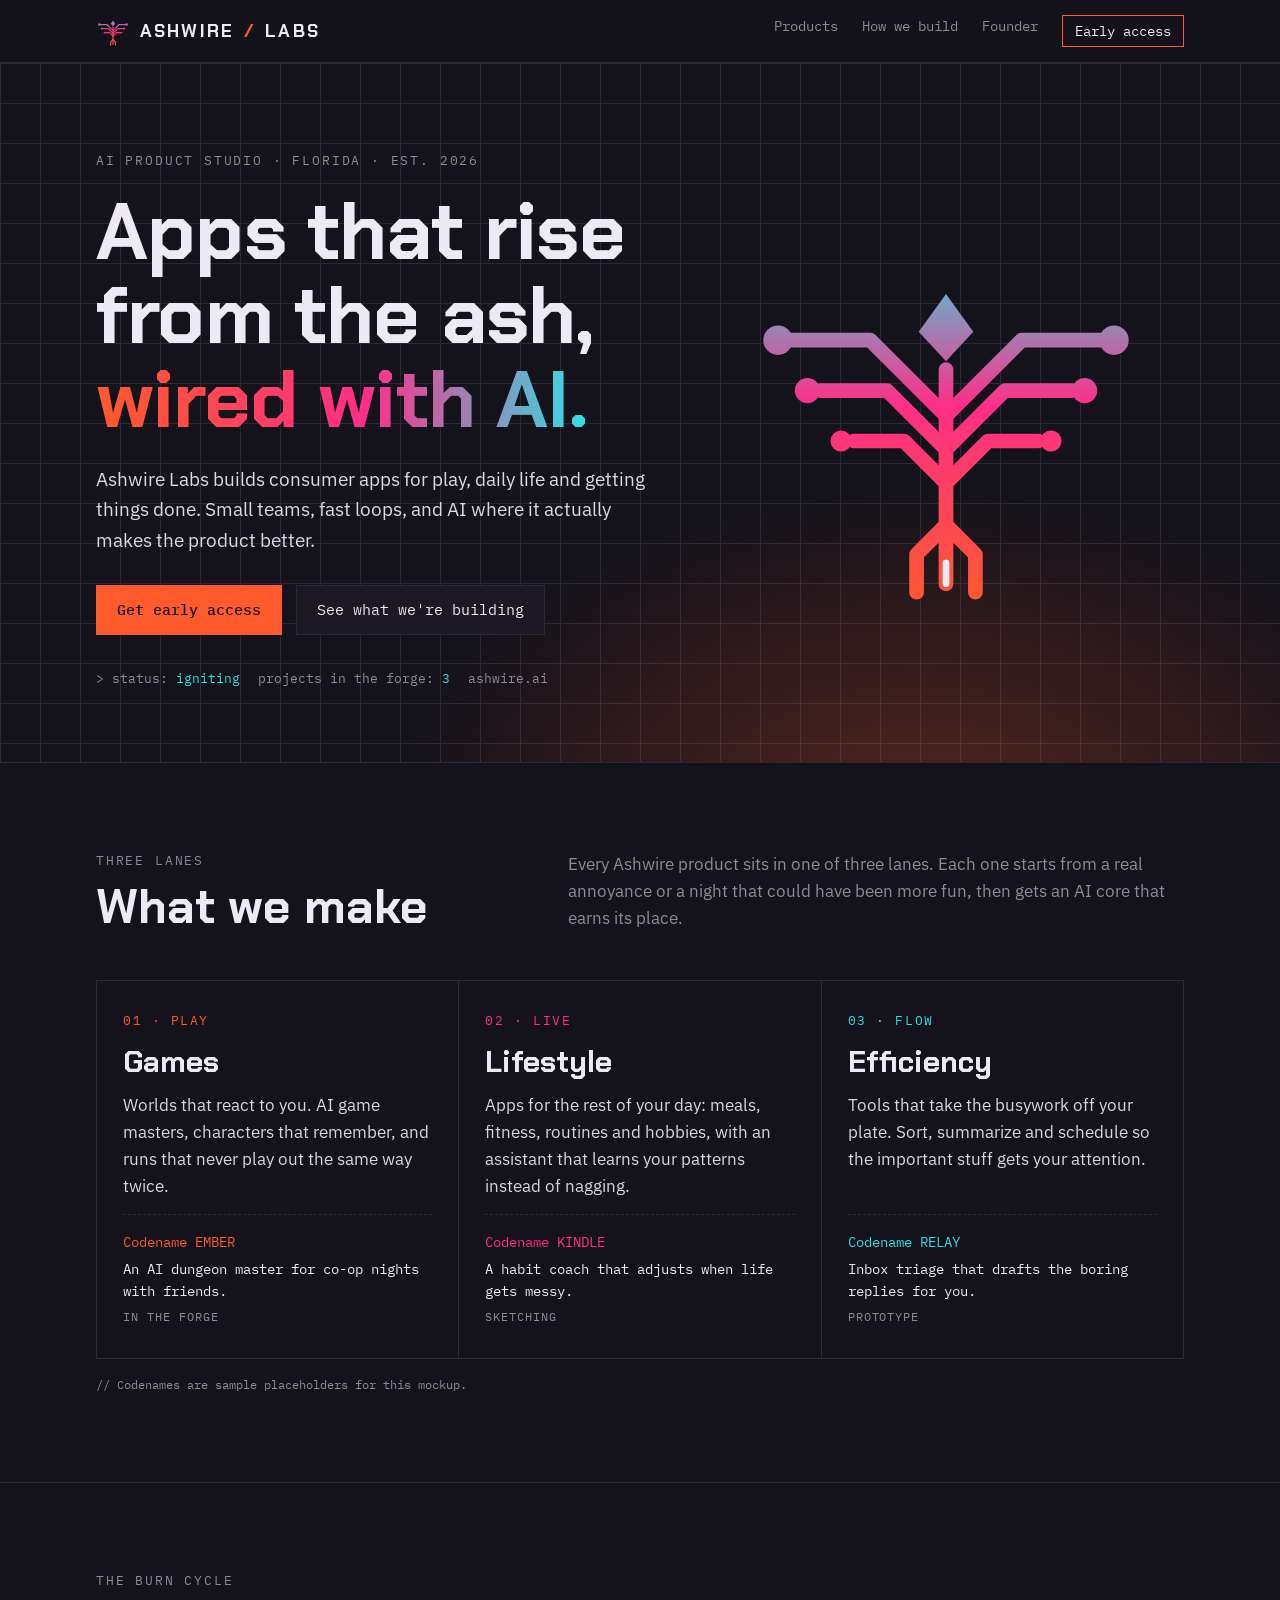
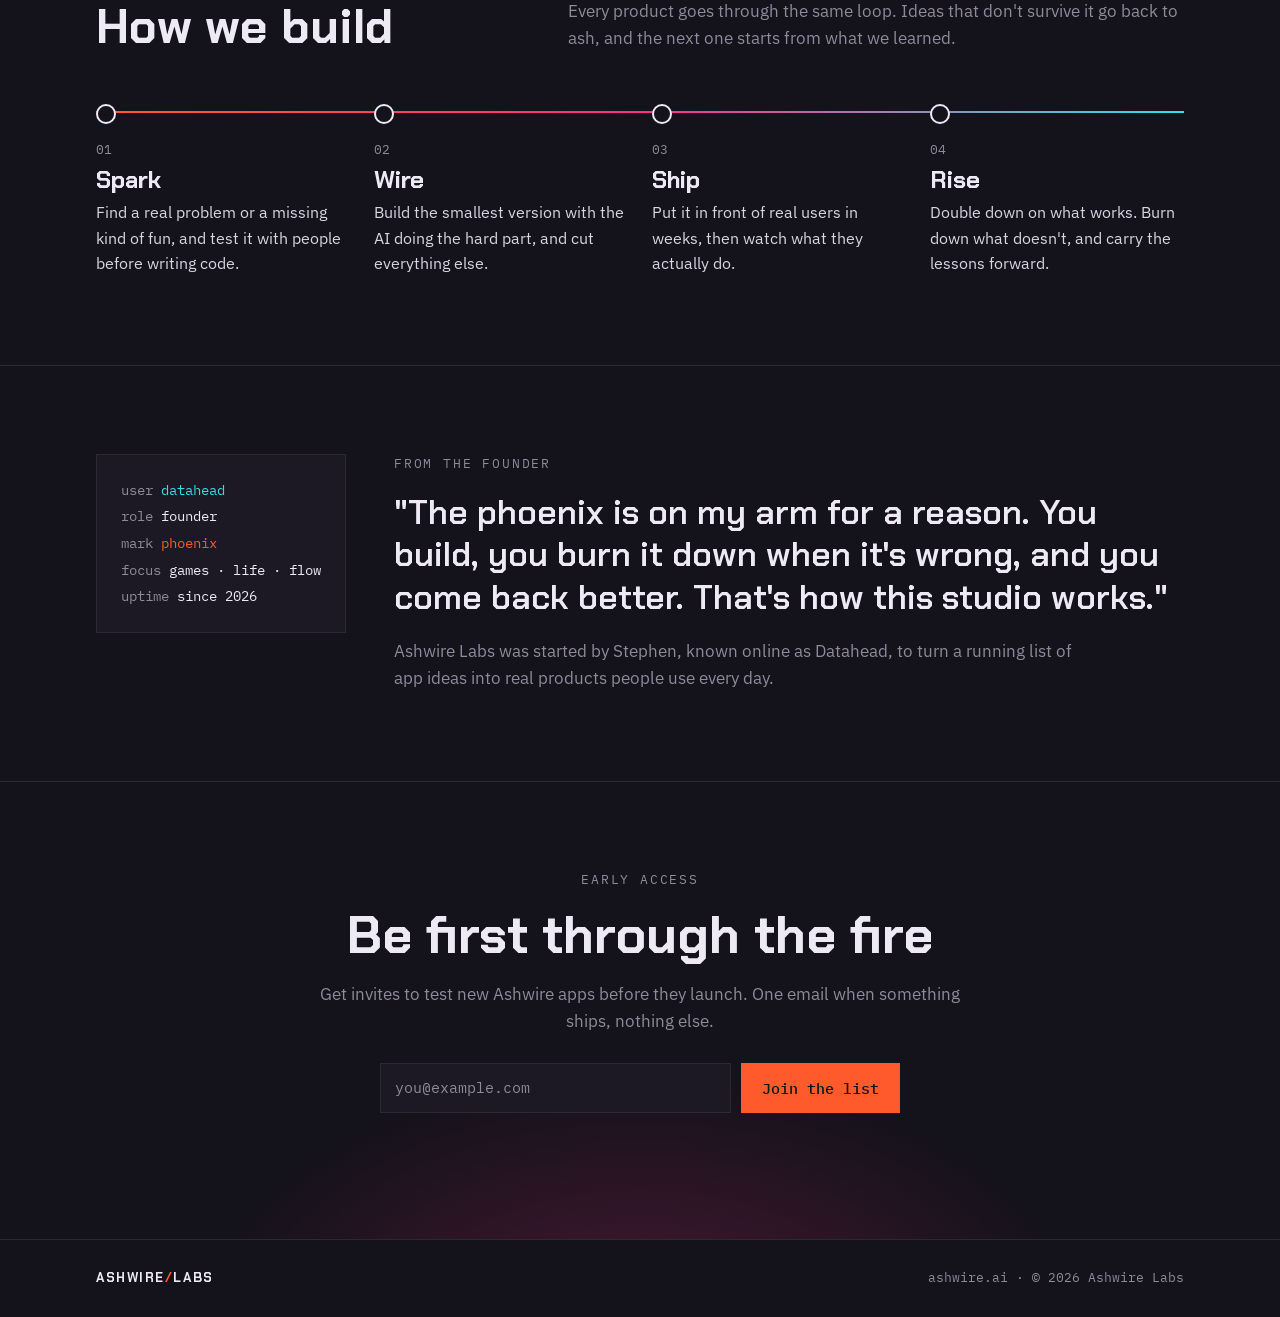
<file: index.html>
<!doctype html>
<html lang="en">
<head>
<meta charset="utf-8">
<meta name="viewport" content="width=device-width, initial-scale=1, viewport-fit=cover">
<title>Ashwire Labs</title>
<meta name="description" content="Ashwire Labs is an AI product studio building consumer apps for games, lifestyle and efficiency.">
<meta name="theme-color" content="#14121A">
<link rel="icon" type="image/svg+xml" href="/favicon.svg">
<meta property="og:title" content="Ashwire Labs">
<meta property="og:description" content="Apps that rise from the ash, wired with AI.">
<meta property="og:url" content="https://ashwire.ai/">
<meta property="og:type" content="website">
<style>:root{padding-top:env(safe-area-inset-top,0px);padding-bottom:env(safe-area-inset-bottom,0px)}body{margin:0}img{max-width:100%}[hidden]{display:none!important}</style>
<link rel="preconnect" href="https://fonts.googleapis.com">
<link rel="stylesheet" href="https://fonts.googleapis.com/css2?family=Chakra+Petch:wght@500;600;700&family=IBM+Plex+Sans:wght@400;500&family=IBM+Plex+Mono:wght@400;500&display=swap">
<style>
/* Layout: one dark column, circuit-trace phoenix hero, three product lanes, a four-step build sequence, founder note, early-access signup. Deliberately single dark theme. */
:root {
  --ash: #14121A;
  --ash-2: #1C1924;
  --line: #2C2836;
  --smoke: #8E8A9C;
  --bone: #EDEAF5;
  --ember: #FF5A2C;
  --flare: #FF2E88;
  --wire: #2DE2E6;
  --display: "Chakra Petch", "Rajdhani", "Segoe UI", sans-serif;
  --body: "IBM Plex Sans", "Segoe UI", system-ui, sans-serif;
  --mono: "IBM Plex Mono", ui-monospace, "SF Mono", Menlo, monospace;
  color-scheme: dark;
}
* { box-sizing: border-box; }
body { background: var(--ash); color: var(--bone); font-family: var(--body); font-size: 17px; line-height: 1.6; }
body::before { content: ""; position: fixed; inset: 0 0 auto; height: env(safe-area-inset-top, 0px); z-index: 10; background: var(--ash); }
.wrap { max-width: 1120px; margin: 0 auto; padding-left: max(16px, env(safe-area-inset-left, 0px)); padding-right: max(16px, env(safe-area-inset-right, 0px)); }
a { color: inherit; }
:focus-visible { outline: 2px solid var(--wire); outline-offset: 3px; }
.mono { font-family: var(--mono); }
.eyebrow { font-family: var(--mono); font-size: 13px; letter-spacing: .14em; text-transform: uppercase; color: var(--smoke); }
h1, h2, h3 { font-family: var(--display); font-weight: 700; line-height: 1.05; margin: 0; text-wrap: balance; }
.wm { font-family: var(--display); font-weight: 700; letter-spacing: .12em; }
.wm span { color: var(--ember); }

/* nav */
header { position: sticky; top: env(safe-area-inset-top, 0px); z-index: 5; background: color-mix(in srgb, var(--ash) 88%, transparent); backdrop-filter: blur(8px); border-bottom: 1px solid var(--line); }
header .wrap { display: flex; align-items: center; justify-content: space-between; gap: 16px; padding-block: 14px; }
.brand { display: flex; align-items: center; gap: 10px; text-decoration: none; font-size: 18px; }
.brand svg { width: 34px; height: 34px; }
nav { display: flex; gap: 24px; font-family: var(--mono); font-size: 14px; }
nav a { text-decoration: none; color: var(--smoke); }
nav a:hover { color: var(--wire); }
@media (max-width: 640px) { nav a:not(.cta-link) { display: none; } }
.cta-link { color: var(--bone) !important; border: 1px solid var(--ember); padding: 4px 12px; white-space: nowrap; }

/* hero */
.hero { position: relative; overflow: hidden; border-bottom: 1px solid var(--line);
  background:
    radial-gradient(60% 70% at 72% 110%, color-mix(in srgb, var(--ember) 28%, transparent), transparent 70%),
    linear-gradient(var(--line) 1px, transparent 1px) 0 0 / 40px 40px,
    linear-gradient(90deg, var(--line) 1px, transparent 1px) 0 0 / 40px 40px;
}
.hero .wrap { display: grid; grid-template-columns: 1.2fr 1fr; gap: 40px; align-items: center; padding-block: 88px 72px; }
.hero h1 { font-size: clamp(42px, 6.4vw, 80px); letter-spacing: -.01em; margin-block: 18px 22px; }
.hero h1 em { font-style: normal; background: linear-gradient(90deg, var(--ember), var(--flare) 55%, var(--wire)); -webkit-background-clip: text; background-clip: text; color: transparent; }
.hero p.lede { font-size: 19px; color: color-mix(in srgb, var(--bone) 82%, var(--smoke)); max-width: 34em; margin: 0 0 30px; }
.actions { display: flex; flex-wrap: wrap; gap: 14px; }
.btn { font-family: var(--mono); font-size: 15px; text-decoration: none; padding: 12px 20px; border: 1px solid var(--line); color: var(--bone); background: var(--ash-2); cursor: pointer; }
.btn.primary { background: var(--ember); border-color: var(--ember); color: var(--ash); font-weight: 500; }
.btn:hover { border-color: var(--wire); }
.btn.primary:hover { background: var(--flare); border-color: var(--flare); }
.status { margin-top: 34px; font-family: var(--mono); font-size: 13px; color: var(--smoke); display: flex; gap: 18px; flex-wrap: wrap; }
.status b { color: var(--wire); font-weight: 400; }
.mark { width: 100%; max-width: 420px; justify-self: center; aspect-ratio: 1; }
.mark .pulse { stroke: var(--bone); stroke-width: 3; stroke-dasharray: 10 260; animation: run 3.2s linear infinite; opacity: .9; }
.mark .pulse:nth-of-type(2) { animation-delay: .6s; }
.mark .pulse:nth-of-type(3) { animation-delay: 1.2s; }
@keyframes run { from { stroke-dashoffset: 270; } to { stroke-dashoffset: 0; } }
@media (max-width: 820px) { .hero .wrap { grid-template-columns: 1fr; padding-block: 56px 48px; } .mark { max-width: 260px; order: -1; justify-self: start; } }

/* sections */
section { padding-block: 88px; border-bottom: 1px solid var(--line); }
.sec-head { display: grid; grid-template-columns: 1fr 1.4fr; gap: 32px; align-items: end; margin-bottom: 48px; }
.sec-head h2 { font-size: clamp(32px, 4vw, 48px); margin-top: 10px; }
.sec-head p { margin: 0; color: var(--smoke); max-width: 36em; }
@media (max-width: 820px) { .sec-head { grid-template-columns: 1fr; gap: 14px; } section { padding-block: 64px; } }

.lanes { display: grid; grid-template-columns: repeat(3, 1fr); gap: 1px; background: var(--line); border: 1px solid var(--line); }
.lane { background: var(--ash); padding: 30px 26px 32px; display: flex; flex-direction: column; gap: 14px; min-width: 0; }
.lane .tag { font-family: var(--mono); font-size: 13px; letter-spacing: .12em; color: var(--lane); }
.lane h3 { font-size: 30px; }
.lane p { margin: 0; color: color-mix(in srgb, var(--bone) 78%, var(--smoke)); }
.proj { margin-top: auto; border-top: 1px dashed var(--line); padding-top: 16px; font-family: var(--mono); font-size: 14px; display: grid; gap: 4px; }
.proj .code { color: var(--lane); }
.proj .state { color: var(--smoke); font-size: 12px; letter-spacing: .08em; text-transform: uppercase; }
.lane.play { --lane: var(--ember); }
.lane.live { --lane: var(--flare); }
.lane.flow { --lane: var(--wire); }
@media (max-width: 820px) { .lanes { grid-template-columns: 1fr; } }
.note { margin-top: 16px; font-family: var(--mono); font-size: 12px; color: var(--smoke); }

/* build sequence */
.steps { display: grid; grid-template-columns: repeat(4, 1fr); gap: 24px; list-style: none; margin: 0; padding: 0; counter-reset: s; position: relative; }
.steps::before { content: ""; position: absolute; left: 0; right: 0; top: 11px; height: 2px; background: linear-gradient(90deg, var(--ember), var(--flare), var(--wire)); }
.steps li { position: relative; padding-top: 40px; min-width: 0; }
.steps li::before { content: ""; position: absolute; left: 0; top: 4px; width: 16px; height: 16px; border-radius: 50%; background: var(--ash); border: 2px solid var(--bone); }
.steps .k { font-family: var(--mono); font-size: 13px; color: var(--smoke); }
.steps h3 { font-size: 24px; margin: 6px 0 8px; }
.steps p { margin: 0; color: color-mix(in srgb, var(--bone) 78%, var(--smoke)); font-size: 16px; }
@media (max-width: 820px) {
  .steps { grid-template-columns: 1fr; gap: 28px; padding-left: 30px; }
  .steps::before { left: 7px; right: auto; top: 0; bottom: 0; width: 2px; height: auto; background: linear-gradient(var(--ember), var(--flare), var(--wire)); }
  .steps li { padding-top: 0; } .steps li::before { left: -30px; top: 6px; }
}

/* founder */
.founder .wrap { display: grid; grid-template-columns: auto 1fr; gap: 48px; align-items: start; }
.handle { font-family: var(--mono); border: 1px solid var(--line); background: var(--ash-2); padding: 22px 24px; font-size: 14px; line-height: 1.9; min-width: 0; }
.handle .c { color: var(--smoke); }
.handle .v { color: var(--wire); }
.handle .e { color: var(--ember); }
.founder blockquote { margin: 0; font-family: var(--display); font-size: clamp(24px, 3vw, 34px); font-weight: 600; line-height: 1.25; text-wrap: balance; }
.founder blockquote + p { color: var(--smoke); margin: 20px 0 0; max-width: 40em; }
@media (max-width: 820px) { .founder .wrap { grid-template-columns: 1fr; gap: 28px; } }

/* signup */
.signup { border-bottom: 0; background: radial-gradient(50% 80% at 50% 120%, color-mix(in srgb, var(--flare) 22%, transparent), transparent 70%); }
.signup .wrap { max-width: 720px; text-align: center; display: grid; justify-items: center; gap: 18px; }
.signup h2 { font-size: clamp(32px, 4.4vw, 52px); }
.signup p { margin: 0; color: var(--smoke); }
form { display: flex; gap: 10px; width: 100%; max-width: 520px; margin-top: 10px; flex-wrap: wrap; }
input[type=email] { flex: 1 1 240px; min-width: 0; font: inherit; font-family: var(--mono); font-size: 15px; padding: 12px 14px; background: var(--ash-2); color: var(--bone); border: 1px solid var(--line); }
input[type=email]::placeholder { color: var(--smoke); }
#msg { font-family: var(--mono); font-size: 14px; color: var(--wire); min-height: 1.4em; }

footer { border-top: 1px solid var(--line); }
footer .wrap { display: flex; justify-content: space-between; flex-wrap: wrap; gap: 16px; padding-block: 28px calc(28px + env(safe-area-inset-bottom, 0px)); font-family: var(--mono); font-size: 13px; color: var(--smoke); }

@media (prefers-reduced-motion: reduce) { .mark .pulse { animation: none; display: none; } }
</style>
</head>
<body>

<svg width="0" height="0" style="position:absolute" aria-hidden="true">
  <defs>
    <linearGradient id="g" gradientUnits="userSpaceOnUse" x1="0" y1="190" x2="0" y2="14">
      <stop offset="0" stop-color="#FF5A2C"/><stop offset=".55" stop-color="#FF2E88"/><stop offset="1" stop-color="#2DE2E6"/>
    </linearGradient>
    <symbol id="phoenix" viewBox="0 0 200 200">
      <g fill="none" stroke="url(#g)" stroke-width="7" stroke-linecap="round" stroke-linejoin="round">
        <path d="M100 178 V76"/>
        <path d="M100 98 L64 62 H26 M100 98 L136 62 H174"/>
        <path d="M100 114 L72 86 H40 M100 114 L128 86 H160"/>
        <path d="M100 130 L80 110 H56 M100 130 L120 110 H144"/>
        <path d="M100 150 L86 164 V182 M100 150 L114 164 V182"/>
      </g>
      <g fill="url(#g)">
        <circle cx="20" cy="62" r="7"/><circle cx="180" cy="62" r="7"/><circle cx="34" cy="86" r="6"/><circle cx="166" cy="86" r="6"/><circle cx="50" cy="110" r="5"/><circle cx="150" cy="110" r="5"/>
        <path d="M100 40 L113 58 L100 72 L87 58 Z"/>
      </g>
    </symbol>
  </defs>
</svg>

<header>
  <div class="wrap">
    <a class="brand wm" href="#top"><svg aria-hidden="true"><use href="#phoenix"/></svg>ASHWIRE<span>/</span>LABS</a>
    <nav aria-label="Main">
      <a href="#products">Products</a>
      <a href="#process">How we build</a>
      <a href="#founder">Founder</a>
      <a class="cta-link" href="#early">Early access</a>
    </nav>
  </div>
</header>

<main id="top">
  <div class="hero">
    <div class="wrap">
      <div>
        <div class="eyebrow">AI product studio · Florida · est. 2026</div>
        <h1>Apps that rise from the ash, <em>wired with AI.</em></h1>
        <p class="lede">Ashwire Labs builds consumer apps for play, daily life and getting things done. Small teams, fast loops, and AI where it actually makes the product better.</p>
        <div class="actions">
          <a class="btn primary" href="#early">Get early access</a>
          <a class="btn" href="#products">See what we're building</a>
        </div>
        <div class="status"><span>&gt; status: <b>igniting</b></span><span>projects in the forge: <b>3</b></span><span>ashwire.ai</span></div>
      </div>
      <svg class="mark" viewBox="0 0 200 200" role="img" aria-label="Ashwire Labs circuit phoenix mark">
        <use href="#phoenix"/>
        <g fill="none" stroke-linecap="round">
          <path class="pulse" d="M100 178 V98 L64 62 H26"/>
          <path class="pulse" d="M100 178 V114 L128 86 H160"/>
          <path class="pulse" d="M100 178 V98 L136 62 H174"/>
        </g>
      </svg>
    </div>
  </div>

  <section id="products">
    <div class="wrap">
      <div class="sec-head">
        <div><div class="eyebrow">Three lanes</div><h2>What we make</h2></div>
        <p>Every Ashwire product sits in one of three lanes. Each one starts from a real annoyance or a night that could have been more fun, then gets an AI core that earns its place.</p>
      </div>
      <div class="lanes">
        <article class="lane play">
          <div class="tag">01 · PLAY</div>
          <h3>Games</h3>
          <p>Worlds that react to you. AI game masters, characters that remember, and runs that never play out the same way twice.</p>
          <div class="proj"><span class="code">Codename EMBER</span><span>An AI dungeon master for co-op nights with friends.</span><span class="state">In the forge</span></div>
        </article>
        <article class="lane live">
          <div class="tag">02 · LIVE</div>
          <h3>Lifestyle</h3>
          <p>Apps for the rest of your day: meals, fitness, routines and hobbies, with an assistant that learns your patterns instead of nagging.</p>
          <div class="proj"><span class="code">Codename KINDLE</span><span>A habit coach that adjusts when life gets messy.</span><span class="state">Sketching</span></div>
        </article>
        <article class="lane flow">
          <div class="tag">03 · FLOW</div>
          <h3>Efficiency</h3>
          <p>Tools that take the busywork off your plate. Sort, summarize and schedule so the important stuff gets your attention.</p>
          <div class="proj"><span class="code">Codename RELAY</span><span>Inbox triage that drafts the boring replies for you.</span><span class="state">Prototype</span></div>
        </article>
      </div>
      <div class="note">// Codenames are sample placeholders for this mockup.</div>
    </div>
  </section>

  <section id="process">
    <div class="wrap">
      <div class="sec-head">
        <div><div class="eyebrow">The burn cycle</div><h2>How we build</h2></div>
        <p>Every product goes through the same loop. Ideas that don't survive it go back to ash, and the next one starts from what we learned.</p>
      </div>
      <ol class="steps">
        <li><div class="k">01</div><h3>Spark</h3><p>Find a real problem or a missing kind of fun, and test it with people before writing code.</p></li>
        <li><div class="k">02</div><h3>Wire</h3><p>Build the smallest version with the AI doing the hard part, and cut everything else.</p></li>
        <li><div class="k">03</div><h3>Ship</h3><p>Put it in front of real users in weeks, then watch what they actually do.</p></li>
        <li><div class="k">04</div><h3>Rise</h3><p>Double down on what works. Burn down what doesn't, and carry the lessons forward.</p></li>
      </ol>
    </div>
  </section>

  <section id="founder" class="founder">
    <div class="wrap">
      <div class="handle" aria-label="Founder profile">
        <div><span class="c">user</span>   <span class="v">datahead</span></div>
        <div><span class="c">role</span>   founder</div>
        <div><span class="c">mark</span>   <span class="e">phoenix</span></div>
        <div><span class="c">focus</span>  games · life · flow</div>
        <div><span class="c">uptime</span> since 2026</div>
      </div>
      <div>
        <div class="eyebrow" style="margin-bottom:16px">From the founder</div>
        <blockquote>"The phoenix is on my arm for a reason. You build, you burn it down when it's wrong, and you come back better. That's how this studio works."</blockquote>
        <p>Ashwire Labs was started by Stephen, known online as Datahead, to turn a running list of app ideas into real products people use every day.</p>
      </div>
    </div>
  </section>

  <section id="early" class="signup">
    <div class="wrap">
      <div class="eyebrow">Early access</div>
      <h2>Be first through the fire</h2>
      <p>Get invites to test new Ashwire apps before they launch. One email when something ships, nothing else.</p>
      <form id="f" novalidate>
        <label for="email" class="eyebrow" style="position:absolute;left:-9999px">Email address</label>
        <input id="email" type="email" placeholder="you@example.com" autocomplete="email" required>
        <button class="btn primary" type="submit">Join the list</button>
      </form>
      <div id="msg" role="status"></div>
    </div>
  </section>
</main>

<footer>
  <div class="wrap">
    <span class="wm" style="color:var(--bone)">ASHWIRE<span>/</span>LABS</span>
    <span>ashwire.ai · © 2026 Ashwire Labs</span>
  </div>
</footer>

<script>
document.getElementById('f').addEventListener('submit', function (e) {
  e.preventDefault();
  var v = document.getElementById('email').value.trim();
  var msg = document.getElementById('msg');
  if (!/^[^\s@]+@[^\s@]+\.[^\s@]+$/.test(v)) { msg.textContent = 'Enter a full email address, like you@example.com.'; return; }
  msg.textContent = 'Preview only: signups are not saved in this mockup.';
});
</script>
</body>
</html>
</file>
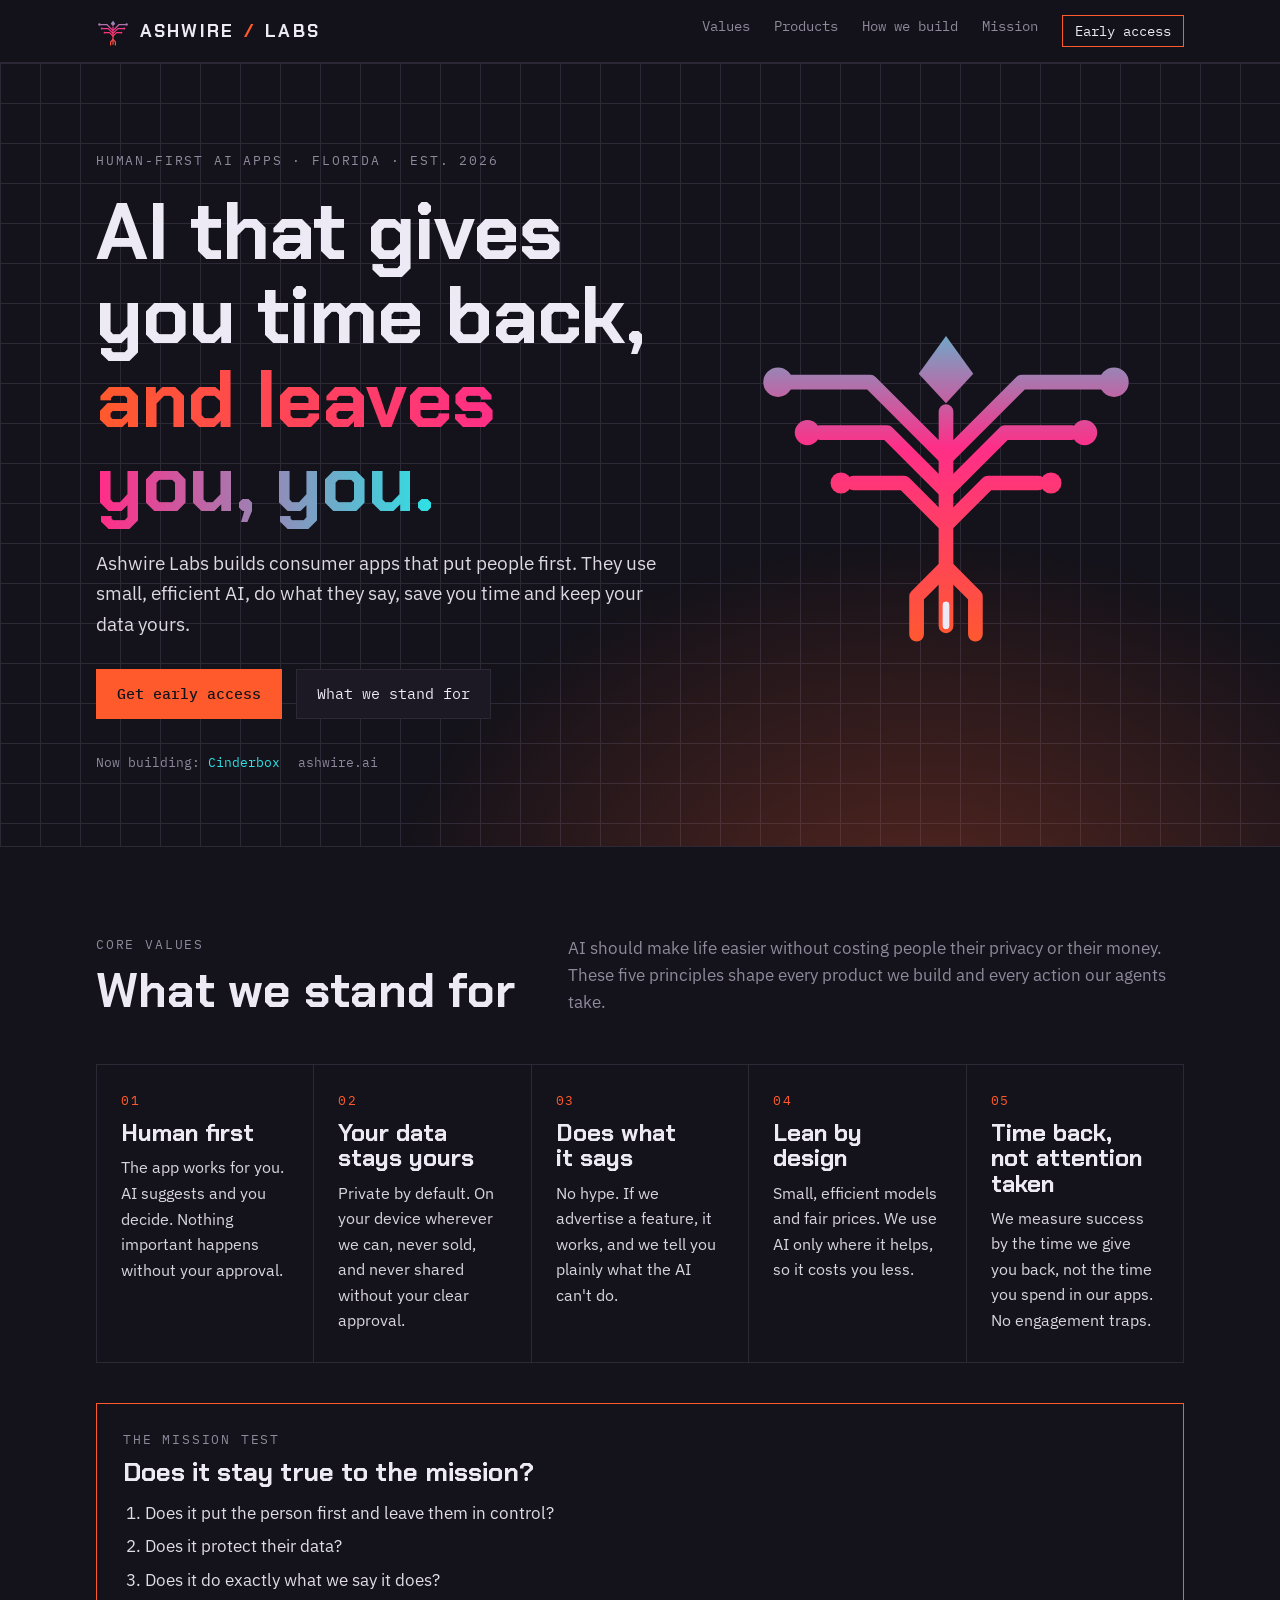
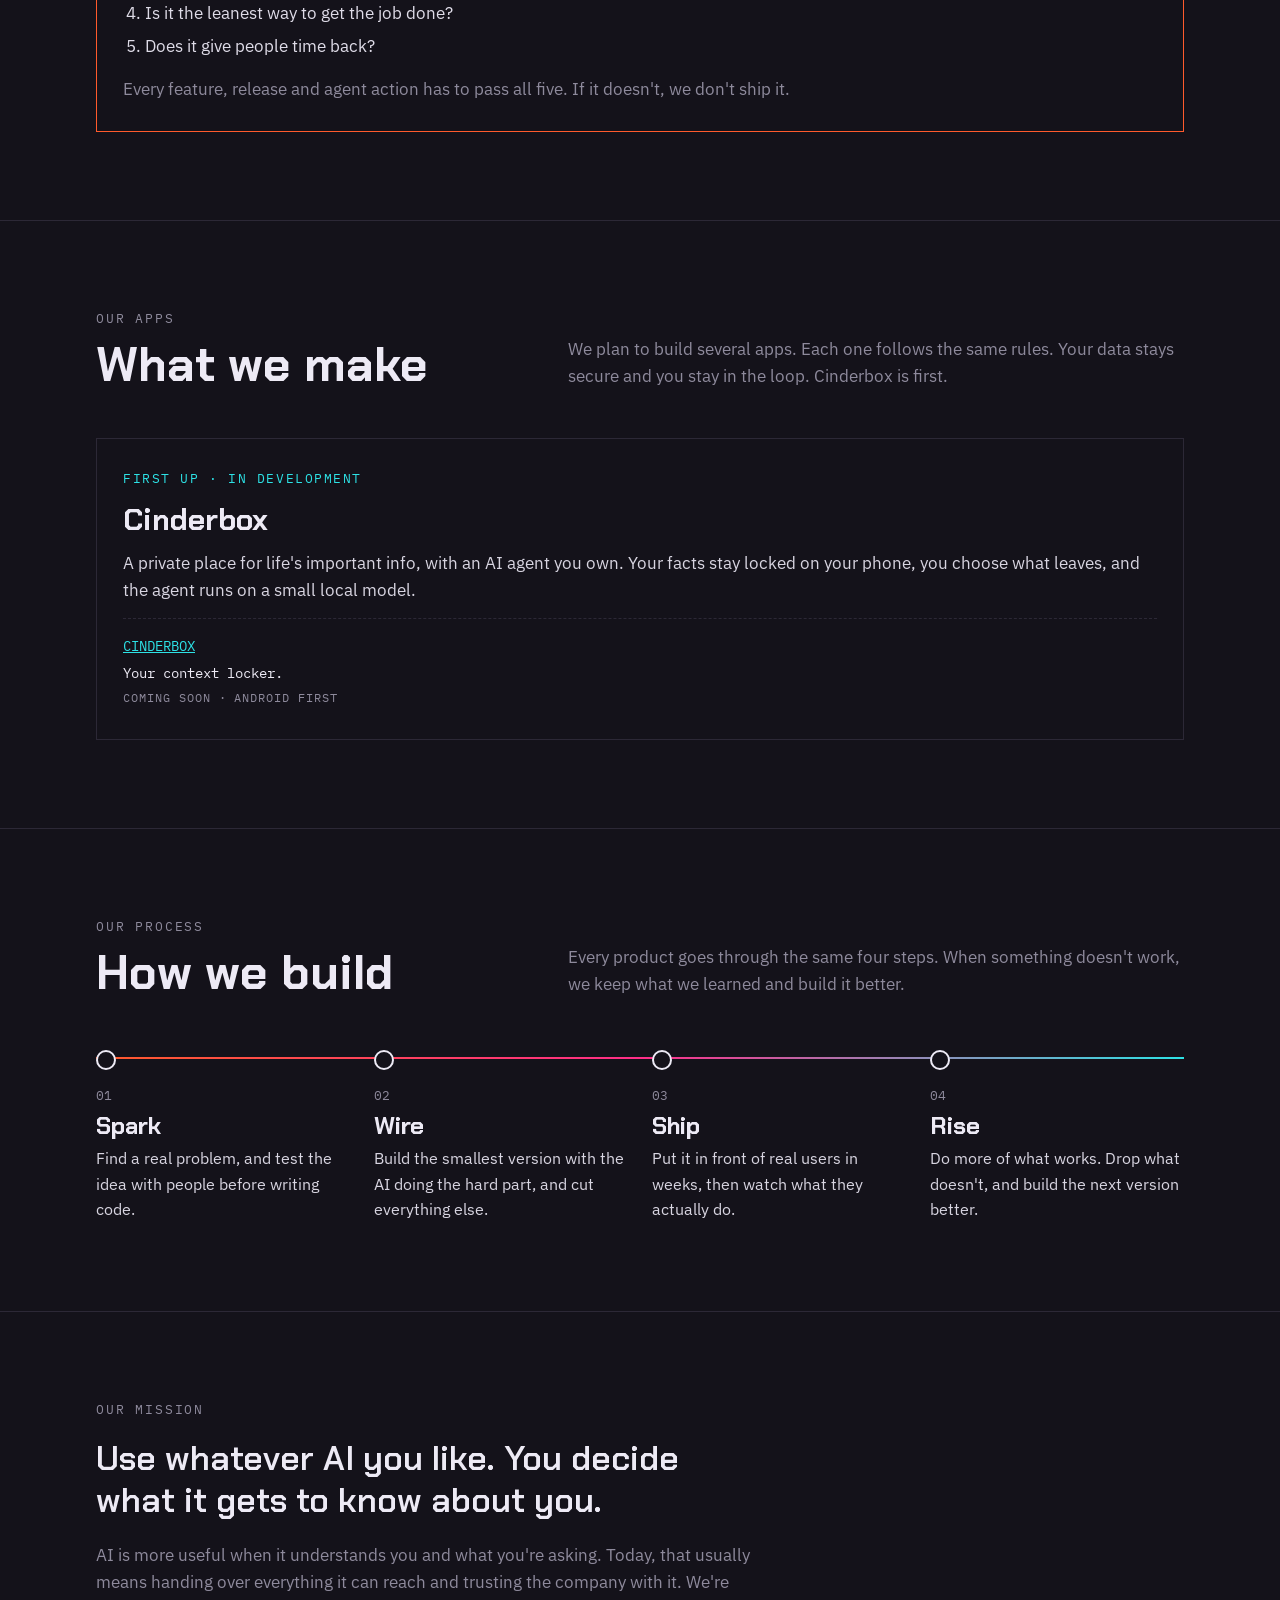
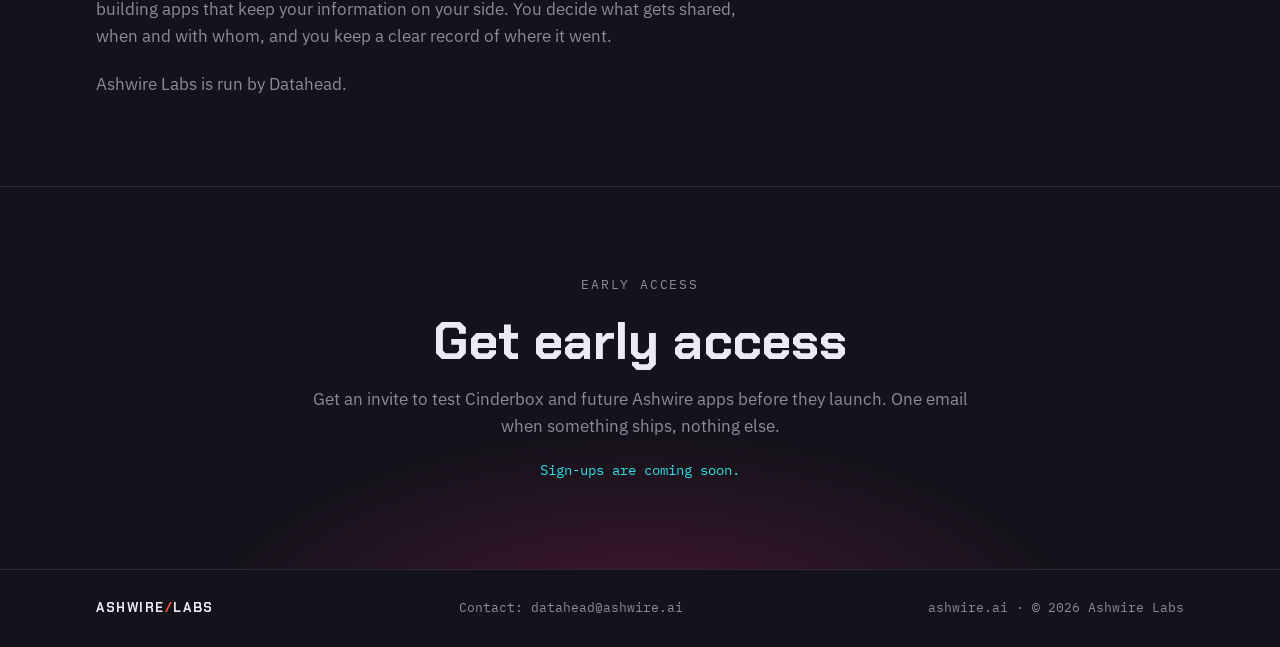
<file: site/index.html>
<!doctype html>
<html lang="en">
<head>
<meta charset="utf-8">
<meta name="viewport" content="width=device-width, initial-scale=1, viewport-fit=cover">
<title>Ashwire Labs</title>
<meta name="description" content="Ashwire Labs builds everyday apps that use AI to save you time, while keeping your data secure and you in control.">
<meta name="theme-color" content="#14121A">
<link rel="icon" type="image/svg+xml" href="/favicon.svg">
<meta property="og:title" content="Ashwire Labs">
<meta property="og:description" content="Consumer apps that put people first: AI that saves you time and keeps your data yours.">
<meta property="og:url" content="https://ashwire.ai/">
<meta property="og:type" content="website">
<style>:root{padding-top:env(safe-area-inset-top,0px);padding-bottom:env(safe-area-inset-bottom,0px)}body{margin:0}img{max-width:100%}[hidden]{display:none!important}</style>
<link rel="preconnect" href="https://fonts.googleapis.com">
<link rel="stylesheet" href="https://fonts.googleapis.com/css2?family=Chakra+Petch:wght@500;600;700&family=IBM+Plex+Sans:wght@400;500&family=IBM+Plex+Mono:wght@400;500&display=swap">
<style>
/* Layout: one dark column, circuit-trace phoenix hero, core values and the mission test, the current product, a four-step build sequence, mission statement, early-access signup. Deliberately single dark theme. */
:root {
  --ash: #14121A;
  --ash-2: #1C1924;
  --line: #2C2836;
  --smoke: #8E8A9C;
  --bone: #EDEAF5;
  --ember: #FF5A2C;
  --flare: #FF2E88;
  --wire: #2DE2E6;
  --display: "Chakra Petch", "Rajdhani", "Segoe UI", sans-serif;
  --body: "IBM Plex Sans", "Segoe UI", system-ui, sans-serif;
  --mono: "IBM Plex Mono", ui-monospace, "SF Mono", Menlo, monospace;
  color-scheme: dark;
}
* { box-sizing: border-box; }
body { background: var(--ash); color: var(--bone); font-family: var(--body); font-size: 17px; line-height: 1.6; }
body::before { content: ""; position: fixed; inset: 0 0 auto; height: env(safe-area-inset-top, 0px); z-index: 10; background: var(--ash); }
.wrap { max-width: 1120px; margin: 0 auto; padding-left: max(16px, env(safe-area-inset-left, 0px)); padding-right: max(16px, env(safe-area-inset-right, 0px)); }
a { color: inherit; }
:focus-visible { outline: 2px solid var(--wire); outline-offset: 3px; }
.mono { font-family: var(--mono); }
.eyebrow { font-family: var(--mono); font-size: 13px; letter-spacing: .14em; text-transform: uppercase; color: var(--smoke); }
h1, h2, h3 { font-family: var(--display); font-weight: 700; line-height: 1.05; margin: 0; text-wrap: balance; }
.wm { font-family: var(--display); font-weight: 700; letter-spacing: .12em; }
.wm span { color: var(--ember); }

/* nav */
header { position: sticky; top: env(safe-area-inset-top, 0px); z-index: 5; background: color-mix(in srgb, var(--ash) 88%, transparent); backdrop-filter: blur(8px); border-bottom: 1px solid var(--line); }
header .wrap { display: flex; align-items: center; justify-content: space-between; gap: 16px; padding-block: 14px; }
.brand { display: flex; align-items: center; gap: 10px; text-decoration: none; font-size: 18px; }
.brand svg { width: 34px; height: 34px; }
nav { display: flex; gap: 24px; font-family: var(--mono); font-size: 14px; }
nav a { text-decoration: none; color: var(--smoke); }
nav a:hover { color: var(--wire); }
@media (max-width: 640px) { nav a:not(.cta-link) { display: none; } }
.cta-link { color: var(--bone) !important; border: 1px solid var(--ember); padding: 4px 12px; white-space: nowrap; }

/* hero */
.hero { position: relative; overflow: hidden; border-bottom: 1px solid var(--line);
  background:
    radial-gradient(60% 70% at 72% 110%, color-mix(in srgb, var(--ember) 28%, transparent), transparent 70%),
    linear-gradient(var(--line) 1px, transparent 1px) 0 0 / 40px 40px,
    linear-gradient(90deg, var(--line) 1px, transparent 1px) 0 0 / 40px 40px;
}
.hero .wrap { display: grid; grid-template-columns: 1.2fr 1fr; gap: 40px; align-items: center; padding-block: 88px 72px; }
.hero h1 { font-size: clamp(42px, 6.4vw, 80px); letter-spacing: -.01em; margin-block: 18px 22px; }
.hero h1 em { font-style: normal; background: linear-gradient(90deg, var(--ember), var(--flare) 55%, var(--wire)); -webkit-background-clip: text; background-clip: text; color: transparent; }
.hero p.lede { font-size: 19px; color: color-mix(in srgb, var(--bone) 82%, var(--smoke)); max-width: 34em; margin: 0 0 30px; }
.actions { display: flex; flex-wrap: wrap; gap: 14px; }
.btn { font-family: var(--mono); font-size: 15px; text-decoration: none; padding: 12px 20px; border: 1px solid var(--line); color: var(--bone); background: var(--ash-2); cursor: pointer; }
.btn.primary { background: var(--ember); border-color: var(--ember); color: var(--ash); font-weight: 500; }
.btn:hover { border-color: var(--wire); }
.btn.primary:hover { background: var(--flare); border-color: var(--flare); }
.status { margin-top: 34px; font-family: var(--mono); font-size: 13px; color: var(--smoke); display: flex; gap: 18px; flex-wrap: wrap; }
.status b { color: var(--wire); font-weight: 400; }
.mark { width: 100%; max-width: 420px; justify-self: center; aspect-ratio: 1; }
.mark .pulse { stroke: var(--bone); stroke-width: 3; stroke-dasharray: 10 260; animation: run 3.2s linear infinite; opacity: .9; }
.mark .pulse:nth-of-type(2) { animation-delay: .6s; }
.mark .pulse:nth-of-type(3) { animation-delay: 1.2s; }
@keyframes run { from { stroke-dashoffset: 270; } to { stroke-dashoffset: 0; } }
@media (max-width: 820px) { .hero .wrap { grid-template-columns: 1fr; padding-block: 56px 48px; } .mark { max-width: 260px; order: -1; justify-self: start; } }

/* sections */
section { padding-block: 88px; border-bottom: 1px solid var(--line); }
.sec-head { display: grid; grid-template-columns: 1fr 1.4fr; gap: 32px; align-items: end; margin-bottom: 48px; }
.sec-head h2 { font-size: clamp(32px, 4vw, 48px); margin-top: 10px; }
.sec-head p { margin: 0; color: var(--smoke); max-width: 36em; }
@media (max-width: 820px) { .sec-head { grid-template-columns: 1fr; gap: 14px; } section { padding-block: 64px; } }

.lanes { display: grid; grid-template-columns: repeat(3, 1fr); gap: 1px; background: var(--line); border: 1px solid var(--line); }
.lane { background: var(--ash); padding: 30px 26px 32px; display: flex; flex-direction: column; gap: 14px; min-width: 0; }
.lane .tag { font-family: var(--mono); font-size: 13px; letter-spacing: .12em; color: var(--lane); }
.lane h3 { font-size: 30px; }
.lane p { margin: 0; color: color-mix(in srgb, var(--bone) 78%, var(--smoke)); }
.proj { margin-top: auto; border-top: 1px dashed var(--line); padding-top: 16px; font-family: var(--mono); font-size: 14px; display: grid; gap: 4px; }
.proj .code { color: var(--lane); }
.proj .state { color: var(--smoke); font-size: 12px; letter-spacing: .08em; text-transform: uppercase; }
.lane.play { --lane: var(--ember); }
.lane.live { --lane: var(--flare); }
.lane.flow { --lane: var(--wire); }
@media (max-width: 820px) { .lanes { grid-template-columns: 1fr; } }
.lanes.solo { grid-template-columns: 1fr; }

/* values */
.values { display: grid; grid-template-columns: repeat(5, 1fr); gap: 1px; background: var(--line); border: 1px solid var(--line); list-style: none; margin: 0; padding: 0; }
.values li { background: var(--ash); padding: 26px 24px 28px; min-width: 0; }
.values .k { font-family: var(--mono); font-size: 13px; letter-spacing: .12em; color: var(--ember); }
.values h3 { font-size: 24px; margin: 8px 0 10px; }
.values p { margin: 0; color: color-mix(in srgb, var(--bone) 78%, var(--smoke)); font-size: 16px; }
@media (max-width: 1000px) { .values { grid-template-columns: 1fr; } }
.test { margin-top: 40px; border: 1px solid var(--ember); padding: 26px 26px 28px; }
.test h3 { font-size: 26px; margin: 8px 0 14px; }
.test ol { margin: 0; padding-left: 22px; display: grid; gap: 6px; color: color-mix(in srgb, var(--bone) 85%, var(--smoke)); }
.test p { margin: 16px 0 0; color: var(--smoke); }
.note { margin-top: 16px; font-family: var(--mono); font-size: 12px; color: var(--smoke); }

/* build sequence */
.steps { display: grid; grid-template-columns: repeat(4, 1fr); gap: 24px; list-style: none; margin: 0; padding: 0; counter-reset: s; position: relative; }
.steps::before { content: ""; position: absolute; left: 0; right: 0; top: 11px; height: 2px; background: linear-gradient(90deg, var(--ember), var(--flare), var(--wire)); }
.steps li { position: relative; padding-top: 40px; min-width: 0; }
.steps li::before { content: ""; position: absolute; left: 0; top: 4px; width: 16px; height: 16px; border-radius: 50%; background: var(--ash); border: 2px solid var(--bone); }
.steps .k { font-family: var(--mono); font-size: 13px; color: var(--smoke); }
.steps h3 { font-size: 24px; margin: 6px 0 8px; }
.steps p { margin: 0; color: color-mix(in srgb, var(--bone) 78%, var(--smoke)); font-size: 16px; }
@media (max-width: 820px) {
  .steps { grid-template-columns: 1fr; gap: 28px; padding-left: 30px; }
  .steps::before { left: 7px; right: auto; top: 0; bottom: 0; width: 2px; height: auto; background: linear-gradient(var(--ember), var(--flare), var(--wire)); }
  .steps li { padding-top: 0; } .steps li::before { left: -30px; top: 6px; }
}

/* mission */
.founder .statement { margin: 0; max-width: 24em; font-family: var(--display); font-size: clamp(24px, 3vw, 34px); font-weight: 600; line-height: 1.25; text-wrap: balance; }
.founder .statement ~ p { color: var(--smoke); margin: 20px 0 0; max-width: 40em; }

/* signup */
.signup { border-bottom: 0; background: radial-gradient(50% 80% at 50% 120%, color-mix(in srgb, var(--flare) 22%, transparent), transparent 70%); }
.signup .wrap { max-width: 720px; text-align: center; display: grid; justify-items: center; gap: 18px; }
.signup h2 { font-size: clamp(32px, 4.4vw, 52px); }
.signup p { margin: 0; color: var(--smoke); }
form { display: flex; gap: 10px; width: 100%; max-width: 520px; margin-top: 10px; flex-wrap: wrap; }
input[type=email] { flex: 1 1 240px; min-width: 0; font: inherit; font-family: var(--mono); font-size: 15px; padding: 12px 14px; background: var(--ash-2); color: var(--bone); border: 1px solid var(--line); }
input[type=email]::placeholder { color: var(--smoke); }
.signup .soon { font-family: var(--mono); font-size: 14px; color: var(--wire); }

footer { border-top: 1px solid var(--line); }
footer a { text-decoration: none; }
footer a:hover { color: var(--wire); }
footer .wrap { display: flex; justify-content: space-between; flex-wrap: wrap; gap: 16px; padding-block: 28px calc(28px + env(safe-area-inset-bottom, 0px)); font-family: var(--mono); font-size: 13px; color: var(--smoke); }

@media (prefers-reduced-motion: reduce) { .mark .pulse { animation: none; display: none; } }
</style>
</head>
<body>

<svg width="0" height="0" style="position:absolute" aria-hidden="true">
  <defs>
    <linearGradient id="g" gradientUnits="userSpaceOnUse" x1="0" y1="190" x2="0" y2="14">
      <stop offset="0" stop-color="#FF5A2C"/><stop offset=".55" stop-color="#FF2E88"/><stop offset="1" stop-color="#2DE2E6"/>
    </linearGradient>
    <symbol id="phoenix" viewBox="0 0 200 200">
      <g fill="none" stroke="url(#g)" stroke-width="7" stroke-linecap="round" stroke-linejoin="round">
        <path d="M100 178 V76"/>
        <path d="M100 98 L64 62 H26 M100 98 L136 62 H174"/>
        <path d="M100 114 L72 86 H40 M100 114 L128 86 H160"/>
        <path d="M100 130 L80 110 H56 M100 130 L120 110 H144"/>
        <path d="M100 150 L86 164 V182 M100 150 L114 164 V182"/>
      </g>
      <g fill="url(#g)">
        <circle cx="20" cy="62" r="7"/><circle cx="180" cy="62" r="7"/><circle cx="34" cy="86" r="6"/><circle cx="166" cy="86" r="6"/><circle cx="50" cy="110" r="5"/><circle cx="150" cy="110" r="5"/>
        <path d="M100 40 L113 58 L100 72 L87 58 Z"/>
      </g>
    </symbol>
  </defs>
</svg>

<header>
  <div class="wrap">
    <a class="brand wm" href="#top"><svg aria-hidden="true"><use href="#phoenix"/></svg>ASHWIRE<span>/</span>LABS</a>
    <nav aria-label="Main">
      <a href="#values">Values</a>
      <a href="#products">Products</a>
      <a href="#process">How we build</a>
      <a href="#mission">Mission</a>
      <a class="cta-link" href="#early">Early access</a>
    </nav>
  </div>
</header>

<main id="top">
  <div class="hero">
    <div class="wrap">
      <div>
        <div class="eyebrow">Human-first AI apps · Florida · est. 2026</div>
        <h1>AI that gives you time back, <em>and leaves you, you.</em></h1>
        <p class="lede">Ashwire Labs builds consumer apps that put people first. They use small, efficient AI, do what they say, save you time and keep your data yours.</p>
        <div class="actions">
          <a class="btn primary" href="#early">Get early access</a>
          <a class="btn" href="#values">What we stand for</a>
        </div>
        <div class="status"><span>Now building: <b>Cinderbox</b></span><span>ashwire.ai</span></div>
      </div>
      <svg class="mark" viewBox="0 0 200 200" role="img" aria-label="Ashwire Labs circuit phoenix mark">
        <use href="#phoenix"/>
        <g fill="none" stroke-linecap="round">
          <path class="pulse" d="M100 178 V98 L64 62 H26"/>
          <path class="pulse" d="M100 178 V114 L128 86 H160"/>
          <path class="pulse" d="M100 178 V98 L136 62 H174"/>
        </g>
      </svg>
    </div>
  </div>

  <section id="values">
    <div class="wrap">
      <div class="sec-head">
        <div><div class="eyebrow">Core values</div><h2>What we stand for</h2></div>
        <p>AI should make life easier without costing people their privacy or their money. These five principles shape every product we build and every action our agents take.</p>
      </div>
      <ol class="values">
        <li><div class="k">01</div><h3>Human first</h3><p>The app works for you. AI suggests and you decide. Nothing important happens without your approval.</p></li>
        <li><div class="k">02</div><h3>Your data stays yours</h3><p>Private by default. On your device wherever we can, never sold, and never shared without your clear approval.</p></li>
        <li><div class="k">03</div><h3>Does what it says</h3><p>No hype. If we advertise a feature, it works, and we tell you plainly what the AI can't do.</p></li>
        <li><div class="k">04</div><h3>Lean by design</h3><p>Small, efficient models and fair prices. We use AI only where it helps, so it costs you less.</p></li>
        <li><div class="k">05</div><h3>Time back, not attention taken</h3><p>We measure success by the time we give you back, not the time you spend in our apps. No engagement traps.</p></li>
      </ol>
      <div class="test">
        <div class="eyebrow">The mission test</div>
        <h3>Does it stay true to the mission?</h3>
        <ol>
          <li>Does it put the person first and leave them in control?</li>
          <li>Does it protect their data?</li>
          <li>Does it do exactly what we say it does?</li>
          <li>Is it the leanest way to get the job done?</li>
          <li>Does it give people time back?</li>
        </ol>
        <p>Every feature, release and agent action has to pass all five. If it doesn't, we don't ship it.</p>
      </div>
    </div>
  </section>

  <section id="products">
    <div class="wrap">
      <div class="sec-head">
        <div><div class="eyebrow">Our apps</div><h2>What we make</h2></div>
        <p>We plan to build several apps. Each one follows the same rules. Your data stays secure and you stay in the loop. Cinderbox is first.</p>
      </div>
      <div class="lanes solo">
        <article class="lane flow">
          <div class="tag">FIRST UP · IN DEVELOPMENT</div>
          <h3>Cinderbox</h3>
          <p>A private place for life's important info, with an AI agent you own. Your facts stay locked on your phone, you choose what leaves, and the agent runs on a small local model.</p>
          <div class="proj"><span class="code"><a href="/cinderbox/">CINDERBOX</a></span><span>Your context locker.</span><span class="state">Coming soon · Android first</span></div>
        </article>
      </div>
    </div>
  </section>

  <section id="process">
    <div class="wrap">
      <div class="sec-head">
        <div><div class="eyebrow">Our process</div><h2>How we build</h2></div>
        <p>Every product goes through the same four steps. When something doesn't work, we keep what we learned and build it better.</p>
      </div>
      <ol class="steps">
        <li><div class="k">01</div><h3>Spark</h3><p>Find a real problem, and test the idea with people before writing code.</p></li>
        <li><div class="k">02</div><h3>Wire</h3><p>Build the smallest version with the AI doing the hard part, and cut everything else.</p></li>
        <li><div class="k">03</div><h3>Ship</h3><p>Put it in front of real users in weeks, then watch what they actually do.</p></li>
        <li><div class="k">04</div><h3>Rise</h3><p>Do more of what works. Drop what doesn't, and build the next version better.</p></li>
      </ol>
    </div>
  </section>

  <section id="mission" class="founder">
    <div class="wrap">
      <div>
        <div class="eyebrow" style="margin-bottom:16px">Our mission</div>
        <div class="statement">Use whatever AI you like. You decide what it gets to know about you.</div>
        <p>AI is more useful when it understands you and what you're asking. Today, that usually means handing over everything it can reach and trusting the company with it. We're building apps that keep your information on your side. You decide what gets shared, when and with whom, and you keep a clear record of where it went.</p>
        <p>Ashwire Labs is run by Datahead.</p>
      </div>
    </div>
  </section>

  <section id="early" class="signup">
    <div class="wrap">
      <div class="eyebrow">Early access</div>
      <h2>Get early access</h2>
      <p>Get an invite to test Cinderbox and future Ashwire apps before they launch. One email when something ships, nothing else.</p>
      <p class="soon">Sign-ups are coming soon.</p>
    </div>
  </section>
</main>

<footer>
  <div class="wrap">
    <span class="wm" style="color:var(--bone)">ASHWIRE<span>/</span>LABS</span>
    <span>Contact: <a href="mailto:datahead@ashwire.ai">datahead@ashwire.ai</a></span>
    <span>ashwire.ai · © 2026 Ashwire Labs</span>
  </div>
</footer>

</body>
</html>
</file>
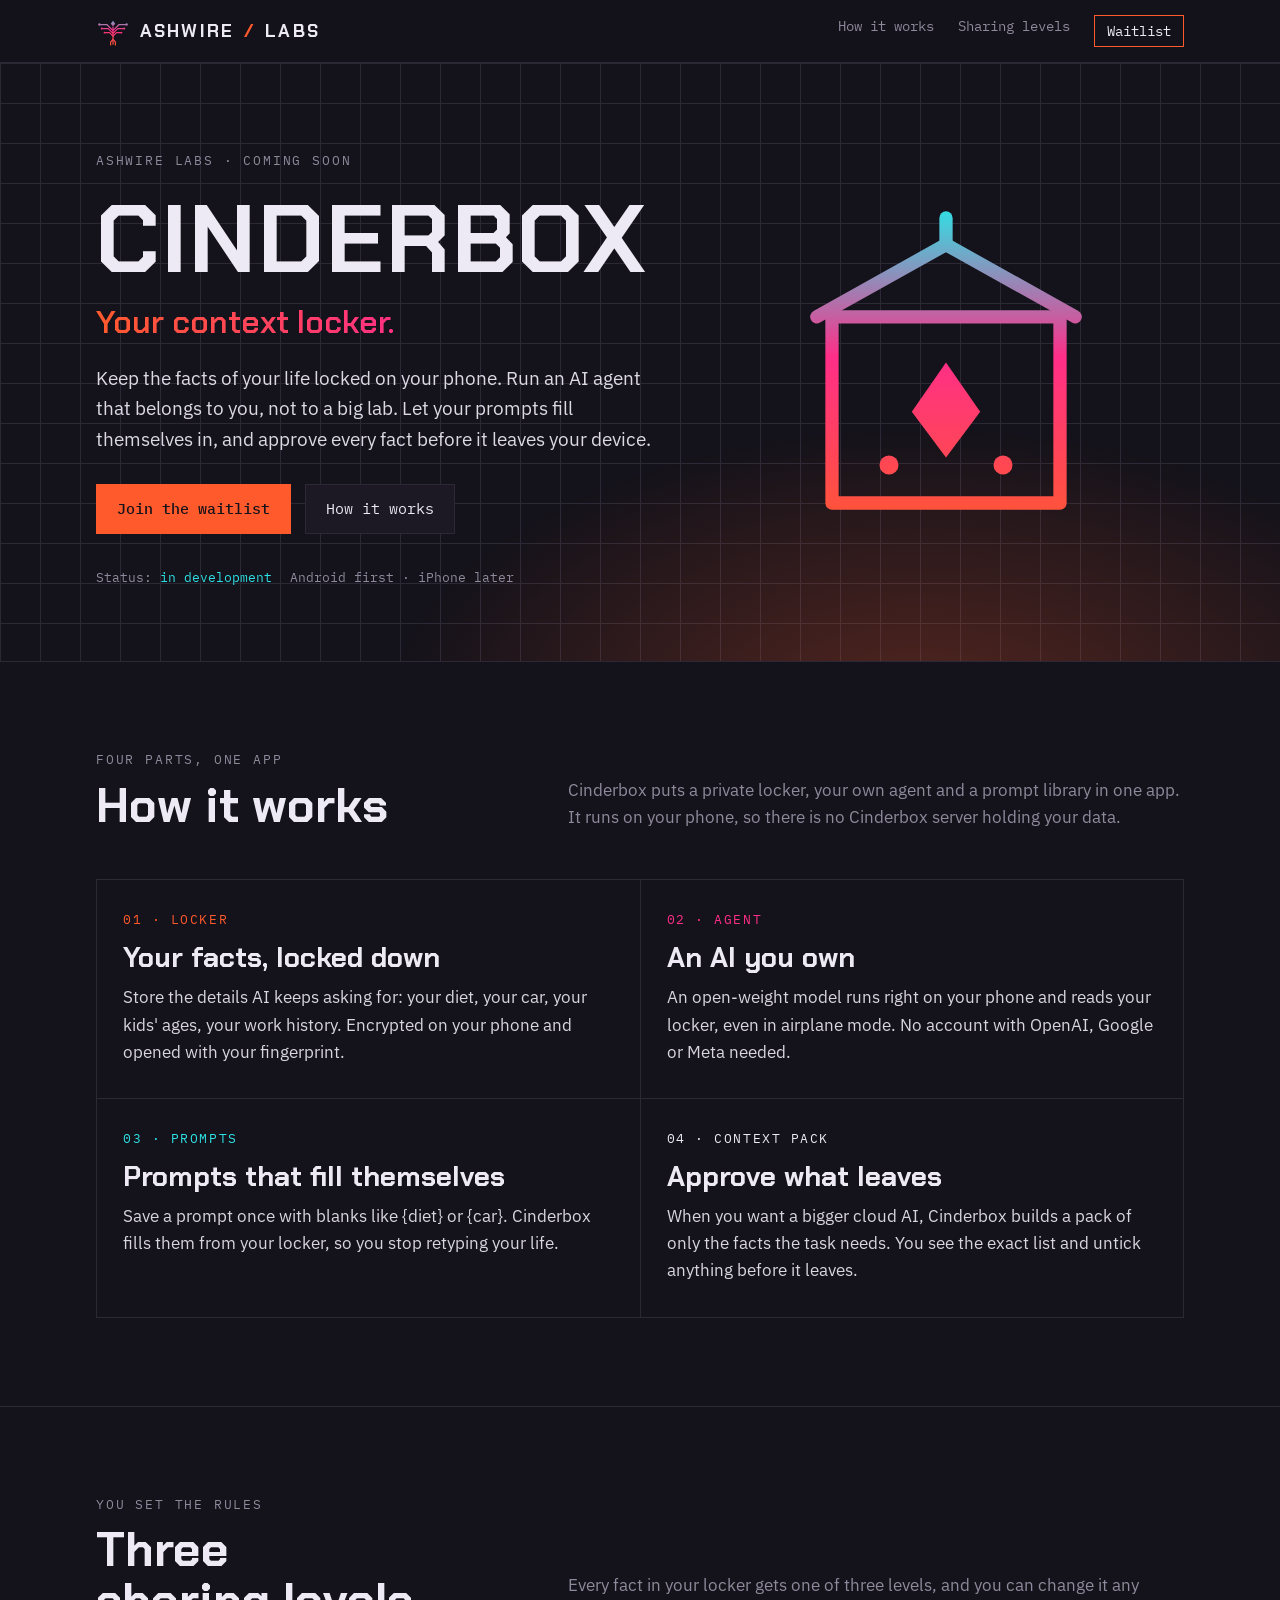
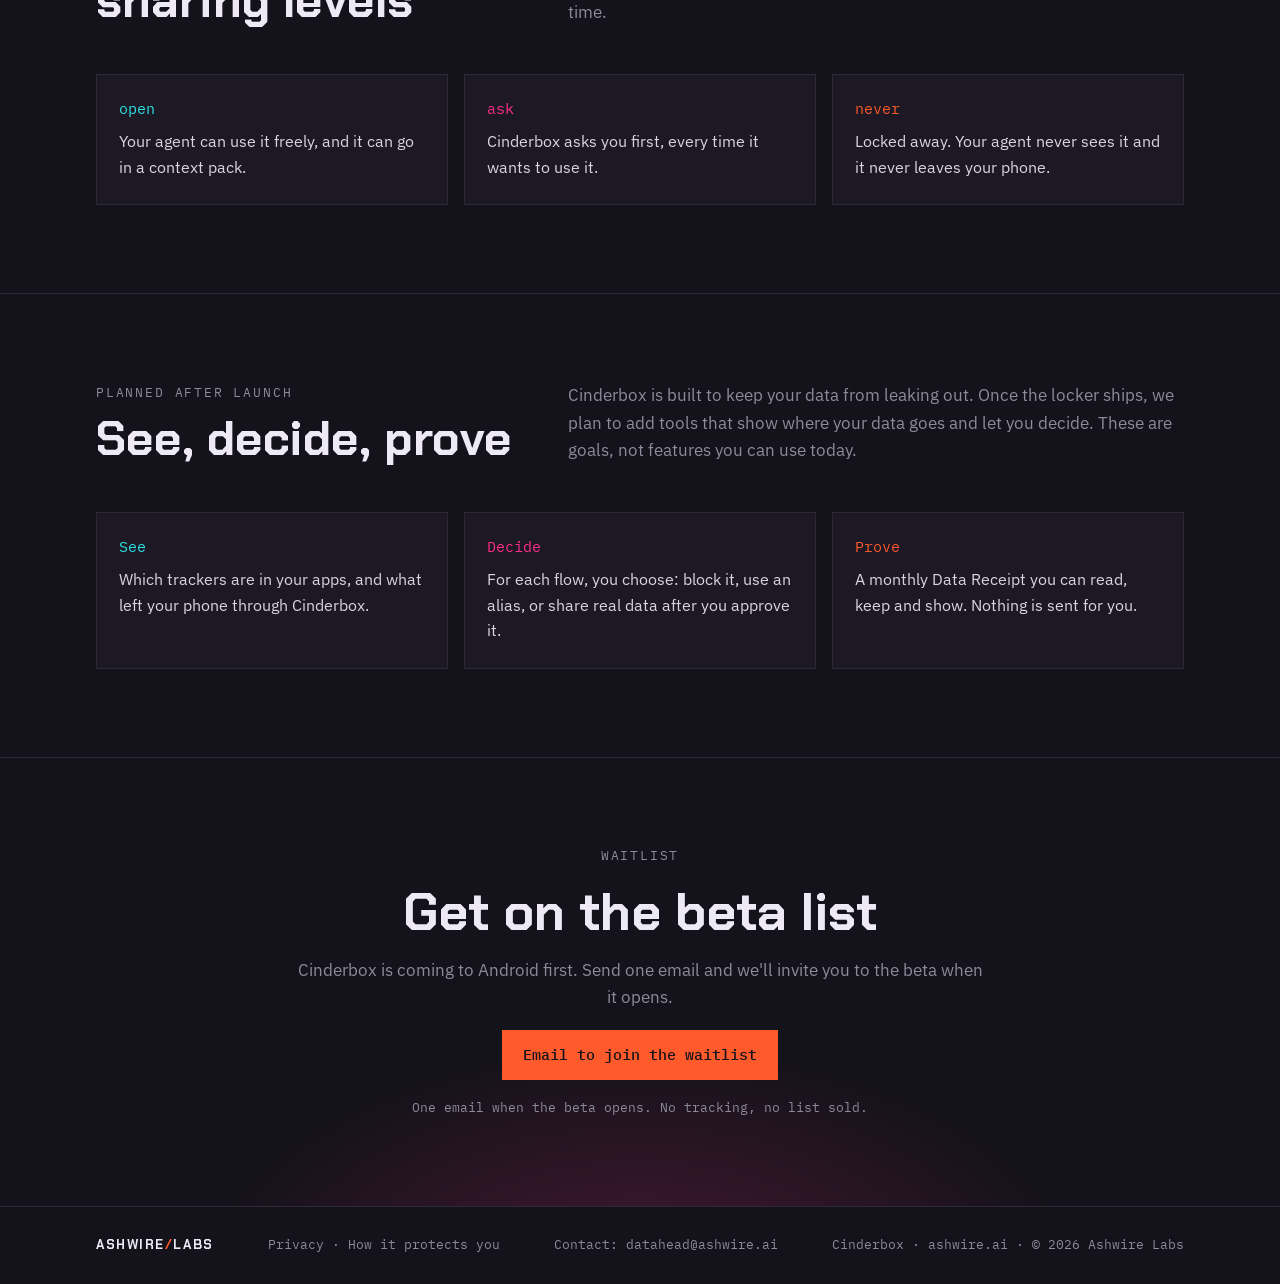
<file: site/cinderbox/index.html>
<!doctype html>
<html lang="en">
<head>
<meta charset="utf-8">
<meta name="viewport" content="width=device-width, initial-scale=1, viewport-fit=cover">
<title>Cinderbox by Ashwire</title>
<meta name="description" content="Cinderbox is your context locker: your facts locked on your phone, an AI agent that runs on your device, and prompts that fill themselves in. Coming soon from Ashwire Labs.">
<meta name="theme-color" content="#14121A">
<link rel="icon" type="image/svg+xml" href="/favicon.svg">
<meta property="og:title" content="Cinderbox by Ashwire">
<meta property="og:description" content="Your context locker. Your agent. Your phone. Coming soon.">
<meta property="og:url" content="https://ashwire.ai/cinderbox/">
<meta property="og:type" content="website">
<style>:root{padding-top:env(safe-area-inset-top,0px);padding-bottom:env(safe-area-inset-bottom,0px)}body{margin:0}img{max-width:100%}[hidden]{display:none!important}</style>
<link rel="preconnect" href="https://fonts.googleapis.com">
<link rel="stylesheet" href="https://fonts.googleapis.com/css2?family=Chakra+Petch:wght@500;600;700&family=IBM+Plex+Sans:wght@400;500&family=IBM+Plex+Mono:wght@400;500&display=swap">
<style>
/* Cinderbox coming-soon page. Shares the Ashwire landing page tokens; single dark theme. */
:root {
  --ash: #14121A;
  --ash-2: #1C1924;
  --line: #2C2836;
  --smoke: #8E8A9C;
  --bone: #EDEAF5;
  --ember: #FF5A2C;
  --flare: #FF2E88;
  --wire: #2DE2E6;
  --display: "Chakra Petch", "Rajdhani", "Segoe UI", sans-serif;
  --body: "IBM Plex Sans", "Segoe UI", system-ui, sans-serif;
  --mono: "IBM Plex Mono", ui-monospace, "SF Mono", Menlo, monospace;
  color-scheme: dark;
}
* { box-sizing: border-box; }
body { background: var(--ash); color: var(--bone); font-family: var(--body); font-size: 17px; line-height: 1.6; }
body::before { content: ""; position: fixed; inset: 0 0 auto; height: env(safe-area-inset-top, 0px); z-index: 10; background: var(--ash); }
.wrap { max-width: 1120px; margin: 0 auto; padding-left: max(16px, env(safe-area-inset-left, 0px)); padding-right: max(16px, env(safe-area-inset-right, 0px)); }
a { color: inherit; }
:focus-visible { outline: 2px solid var(--wire); outline-offset: 3px; }
.mono { font-family: var(--mono); }
.eyebrow { font-family: var(--mono); font-size: 13px; letter-spacing: .14em; text-transform: uppercase; color: var(--smoke); }
h1, h2, h3 { font-family: var(--display); font-weight: 700; line-height: 1.05; margin: 0; text-wrap: balance; }
.wm { font-family: var(--display); font-weight: 700; letter-spacing: .12em; }
.wm span { color: var(--ember); }

/* nav */
header { position: sticky; top: env(safe-area-inset-top, 0px); z-index: 5; background: color-mix(in srgb, var(--ash) 88%, transparent); backdrop-filter: blur(8px); border-bottom: 1px solid var(--line); }
header .wrap { display: flex; align-items: center; justify-content: space-between; gap: 16px; padding-block: 14px; }
.brand { display: flex; align-items: center; gap: 10px; text-decoration: none; font-size: 18px; }
.brand svg { width: 34px; height: 34px; }
nav { display: flex; gap: 24px; font-family: var(--mono); font-size: 14px; }
nav a { text-decoration: none; color: var(--smoke); }
nav a:hover { color: var(--wire); }
@media (max-width: 640px) { nav a:not(.cta-link) { display: none; } }
.cta-link { color: var(--bone) !important; border: 1px solid var(--ember); padding: 4px 12px; white-space: nowrap; }

/* hero */
.hero { position: relative; overflow: hidden; border-bottom: 1px solid var(--line);
  background:
    radial-gradient(60% 70% at 72% 110%, color-mix(in srgb, var(--ember) 28%, transparent), transparent 70%),
    linear-gradient(var(--line) 1px, transparent 1px) 0 0 / 40px 40px,
    linear-gradient(90deg, var(--line) 1px, transparent 1px) 0 0 / 40px 40px;
}
.hero .wrap { display: grid; grid-template-columns: 1.2fr 1fr; gap: 40px; align-items: center; padding-block: 88px 72px; }
.hero h1 { font-size: clamp(48px, 7.6vw, 96px); letter-spacing: .02em; margin-block: 18px 12px; }
.hero .tagline { font-family: var(--display); font-weight: 600; font-size: clamp(22px, 3vw, 32px); line-height: 1.2; margin: 0 0 22px; background: linear-gradient(90deg, var(--ember), var(--flare) 55%, var(--wire)); -webkit-background-clip: text; background-clip: text; color: transparent; }
.hero p.lede { font-size: 19px; color: color-mix(in srgb, var(--bone) 82%, var(--smoke)); max-width: 34em; margin: 0 0 30px; }
.actions { display: flex; flex-wrap: wrap; gap: 14px; }
.btn { font-family: var(--mono); font-size: 15px; text-decoration: none; padding: 12px 20px; border: 1px solid var(--line); color: var(--bone); background: var(--ash-2); cursor: pointer; }
.btn.primary { background: var(--ember); border-color: var(--ember); color: var(--ash); font-weight: 500; }
.btn:hover { border-color: var(--wire); }
.btn.primary:hover { background: var(--flare); border-color: var(--flare); }
.status { margin-top: 34px; font-family: var(--mono); font-size: 13px; color: var(--smoke); display: flex; gap: 18px; flex-wrap: wrap; }
.status b { color: var(--wire); font-weight: 400; }
.box { width: 100%; max-width: 380px; justify-self: center; aspect-ratio: 1; }
.box .glow { animation: glow 3.6s ease-in-out infinite; transform-origin: 100px 118px; }
@keyframes glow { 0%, 100% { opacity: .55; } 50% { opacity: 1; } }
@media (max-width: 820px) { .hero .wrap { grid-template-columns: 1fr; padding-block: 56px 48px; } .box { max-width: 220px; order: -1; justify-self: start; } }

/* sections */
section { padding-block: 88px; border-bottom: 1px solid var(--line); }
.sec-head { display: grid; grid-template-columns: 1fr 1.4fr; gap: 32px; align-items: end; margin-bottom: 48px; }
.sec-head h2 { font-size: clamp(32px, 4vw, 48px); margin-top: 10px; }
.sec-head p { margin: 0; color: var(--smoke); max-width: 36em; }
@media (max-width: 820px) { .sec-head { grid-template-columns: 1fr; gap: 14px; } section { padding-block: 64px; } }

.parts { display: grid; grid-template-columns: repeat(2, 1fr); gap: 1px; background: var(--line); border: 1px solid var(--line); }
.part { background: var(--ash); padding: 30px 26px 32px; display: flex; flex-direction: column; gap: 12px; min-width: 0; }
.part .tag { font-family: var(--mono); font-size: 13px; letter-spacing: .12em; color: var(--c); }
.part h3 { font-size: 28px; }
.part p { margin: 0; color: color-mix(in srgb, var(--bone) 78%, var(--smoke)); }
.part.a { --c: var(--ember); } .part.b { --c: var(--flare); } .part.c { --c: var(--wire); } .part.d { --c: var(--bone); }
@media (max-width: 820px) { .parts { grid-template-columns: 1fr; } }

/* sharing levels */
.levels { display: grid; grid-template-columns: repeat(3, 1fr); gap: 16px; list-style: none; margin: 0; padding: 0; }
.levels li { border: 1px solid var(--line); background: var(--ash-2); padding: 22px 22px 24px; min-width: 0; }
.levels .k { font-family: var(--mono); font-size: 15px; }
.levels .open { color: var(--wire); } .levels .ask { color: var(--flare); } .levels .never { color: var(--ember); }
.levels p { margin: 8px 0 0; color: color-mix(in srgb, var(--bone) 78%, var(--smoke)); font-size: 16px; }
@media (max-width: 820px) { .levels { grid-template-columns: 1fr; } }

/* waitlist */
.signup { border-bottom: 0; background: radial-gradient(50% 80% at 50% 120%, color-mix(in srgb, var(--flare) 22%, transparent), transparent 70%); }
.signup .wrap { max-width: 720px; text-align: center; display: grid; justify-items: center; gap: 18px; }
.signup h2 { font-size: clamp(32px, 4.4vw, 52px); }
.signup p { margin: 0; color: var(--smoke); }
.signup .fine { font-family: var(--mono); font-size: 13px; }

footer { border-top: 1px solid var(--line); }
footer .wrap { display: flex; justify-content: space-between; flex-wrap: wrap; gap: 16px; padding-block: 28px calc(28px + env(safe-area-inset-bottom, 0px)); font-family: var(--mono); font-size: 13px; color: var(--smoke); }
footer a { text-decoration: none; }
footer a:hover { color: var(--wire); }

@media (prefers-reduced-motion: reduce) { .box .glow { animation: none; } }
</style>
</head>
<body>

<svg width="0" height="0" style="position:absolute" aria-hidden="true">
  <defs>
    <linearGradient id="g" gradientUnits="userSpaceOnUse" x1="0" y1="190" x2="0" y2="14">
      <stop offset="0" stop-color="#FF5A2C"/><stop offset=".55" stop-color="#FF2E88"/><stop offset="1" stop-color="#2DE2E6"/>
    </linearGradient>
    <symbol id="phoenix" viewBox="0 0 200 200">
      <g fill="none" stroke="url(#g)" stroke-width="7" stroke-linecap="round" stroke-linejoin="round">
        <path d="M100 178 V76"/>
        <path d="M100 98 L64 62 H26 M100 98 L136 62 H174"/>
        <path d="M100 114 L72 86 H40 M100 114 L128 86 H160"/>
        <path d="M100 130 L80 110 H56 M100 130 L120 110 H144"/>
        <path d="M100 150 L86 164 V182 M100 150 L114 164 V182"/>
      </g>
      <g fill="url(#g)">
        <circle cx="20" cy="62" r="7"/><circle cx="180" cy="62" r="7"/><circle cx="34" cy="86" r="6"/><circle cx="166" cy="86" r="6"/><circle cx="50" cy="110" r="5"/><circle cx="150" cy="110" r="5"/>
        <path d="M100 40 L113 58 L100 72 L87 58 Z"/>
      </g>
    </symbol>
  </defs>
</svg>

<header>
  <div class="wrap">
    <a class="brand wm" href="/"><svg aria-hidden="true"><use href="#phoenix"/></svg>ASHWIRE<span>/</span>LABS</a>
    <nav aria-label="Cinderbox">
      <a href="#how">How it works</a>
      <a href="#levels">Sharing levels</a>
      <a class="cta-link" href="#waitlist">Waitlist</a>
    </nav>
  </div>
</header>

<main id="top">
  <div class="hero">
    <div class="wrap">
      <div>
        <div class="eyebrow">Ashwire Labs · Coming soon</div>
        <h1>CINDERBOX</h1>
        <p class="tagline">Your context locker.</p>
        <p class="lede">Keep the facts of your life locked on your phone. Run an AI agent that belongs to you, not to a big lab. Let your prompts fill themselves in, and approve every fact before it leaves your device.</p>
        <div class="actions">
          <a class="btn primary" href="#waitlist">Join the waitlist</a>
          <a class="btn" href="#how">How it works</a>
        </div>
        <div class="status"><span>Status: <b>in development</b></span><span>Android first · iPhone later</span></div>
      </div>
      <svg class="box" viewBox="0 0 200 200" role="img" aria-label="Cinderbox mark: a locked box holding a glowing ember">
        <g fill="none" stroke="url(#g)" stroke-width="7" stroke-linecap="round" stroke-linejoin="round">
          <path d="M40 72 H160 V170 H40 Z"/>
          <path d="M32 72 L100 34 L168 72"/>
          <path d="M100 34 V20"/>
        </g>
        <g class="glow" fill="url(#g)">
          <path d="M100 96 L118 122 L100 146 L82 122 Z"/>
          <circle cx="70" cy="150" r="5"/><circle cx="130" cy="150" r="5"/>
        </g>
      </svg>
    </div>
  </div>

  <section id="how">
    <div class="wrap">
      <div class="sec-head">
        <div><div class="eyebrow">Four parts, one app</div><h2>How it works</h2></div>
        <p>Cinderbox puts a private locker, your own agent and a prompt library in one app. It runs on your phone, so there is no Cinderbox server holding your data.</p>
      </div>
      <div class="parts">
        <article class="part a">
          <div class="tag">01 · LOCKER</div>
          <h3>Your facts, locked down</h3>
          <p>Store the details AI keeps asking for: your diet, your car, your kids' ages, your work history. Encrypted on your phone and opened with your fingerprint.</p>
        </article>
        <article class="part b">
          <div class="tag">02 · AGENT</div>
          <h3>An AI you own</h3>
          <p>An open-weight model runs right on your phone and reads your locker, even in airplane mode. No account with OpenAI, Google or Meta needed.</p>
        </article>
        <article class="part c">
          <div class="tag">03 · PROMPTS</div>
          <h3>Prompts that fill themselves</h3>
          <p>Save a prompt once with blanks like {diet} or {car}. Cinderbox fills them from your locker, so you stop retyping your life.</p>
        </article>
        <article class="part d">
          <div class="tag">04 · CONTEXT PACK</div>
          <h3>Approve what leaves</h3>
          <p>When you want a bigger cloud AI, Cinderbox builds a pack of only the facts the task needs. You see the exact list and untick anything before it leaves.</p>
        </article>
      </div>
    </div>
  </section>

  <section id="levels">
    <div class="wrap">
      <div class="sec-head">
        <div><div class="eyebrow">You set the rules</div><h2>Three sharing levels</h2></div>
        <p>Every fact in your locker gets one of three levels, and you can change it any time.</p>
      </div>
      <ul class="levels">
        <li><div class="k open">open</div><p>Your agent can use it freely, and it can go in a context pack.</p></li>
        <li><div class="k ask">ask</div><p>Cinderbox asks you first, every time it wants to use it.</p></li>
        <li><div class="k never">never</div><p>Locked away. Your agent never sees it and it never leaves your phone.</p></li>
      </ul>
    </div>
  </section>

  <section id="promise">
    <div class="wrap">
      <div class="sec-head">
        <div><div class="eyebrow">Planned after launch</div><h2>See, decide, prove</h2></div>
        <p>Cinderbox is built to keep your data from leaking out. Once the locker ships, we plan to add tools that show where your data goes and let you decide. These are goals, not features you can use today.</p>
      </div>
      <ul class="levels">
        <li><div class="k open">See</div><p>Which trackers are in your apps, and what left your phone through Cinderbox.</p></li>
        <li><div class="k ask">Decide</div><p>For each flow, you choose: block it, use an alias, or share real data after you approve it.</p></li>
        <li><div class="k never">Prove</div><p>A monthly Data Receipt you can read, keep and show. Nothing is sent for you.</p></li>
      </ul>
    </div>
  </section>

  <section id="waitlist" class="signup">
    <div class="wrap">
      <div class="eyebrow">Waitlist</div>
      <h2>Get on the beta list</h2>
      <p>Cinderbox is coming to Android first. Send one email and we'll invite you to the beta when it opens.</p>
      <a class="btn primary" href="mailto:datahead@ashwire.ai?subject=Cinderbox%20waitlist&amp;body=Please%20add%20me%20to%20the%20Cinderbox%20beta.%20My%20phone%3A%20">Email to join the waitlist</a>
      <p class="fine">One email when the beta opens. No tracking, no list sold.</p>
    </div>
  </section>
</main>

<footer>
  <div class="wrap">
    <a class="wm" style="color:var(--bone)" href="/">ASHWIRE<span>/</span>LABS</a>
    <span><a href="/cinderbox/privacy/">Privacy</a> · <a href="/cinderbox/trust/">How it protects you</a></span>
    <span>Contact: <a href="mailto:datahead@ashwire.ai">datahead@ashwire.ai</a></span>
    <span>Cinderbox · ashwire.ai · © 2026 Ashwire Labs</span>
  </div>
</footer>
</body>
</html>
</file>
